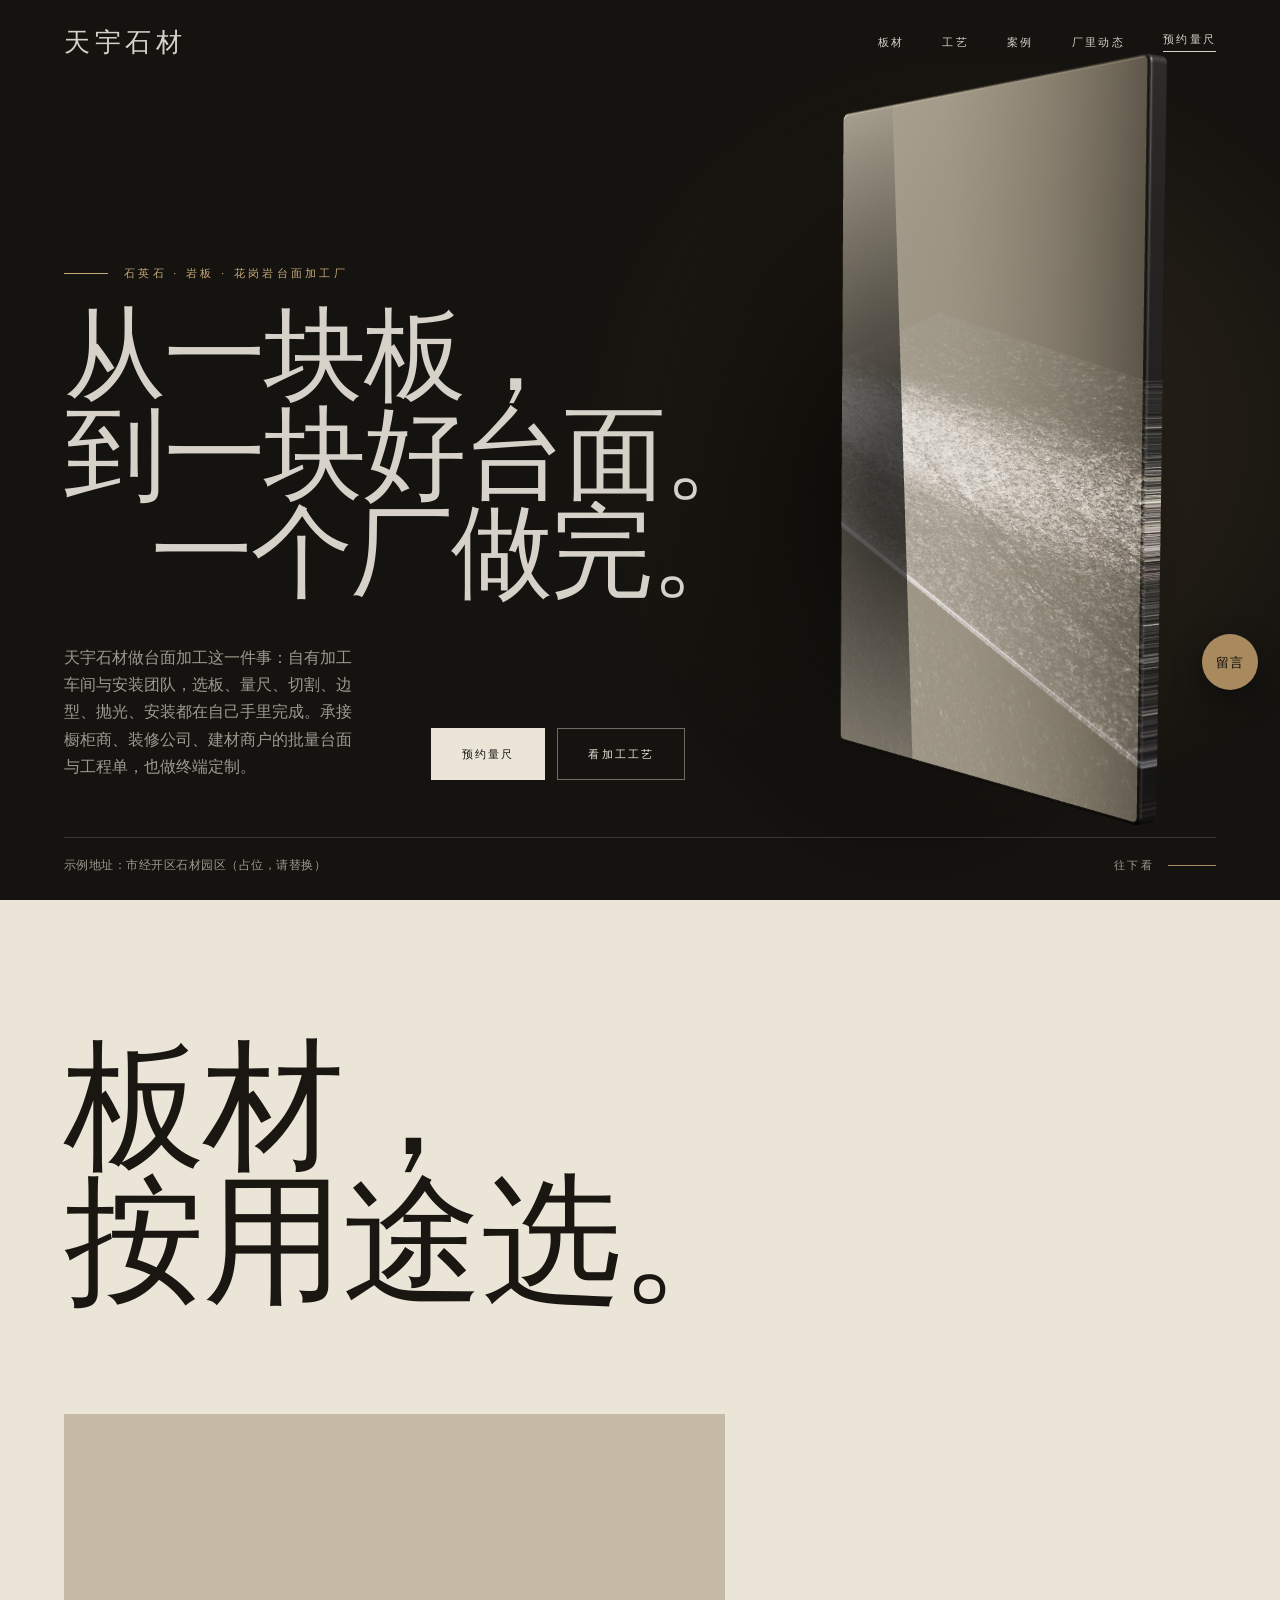
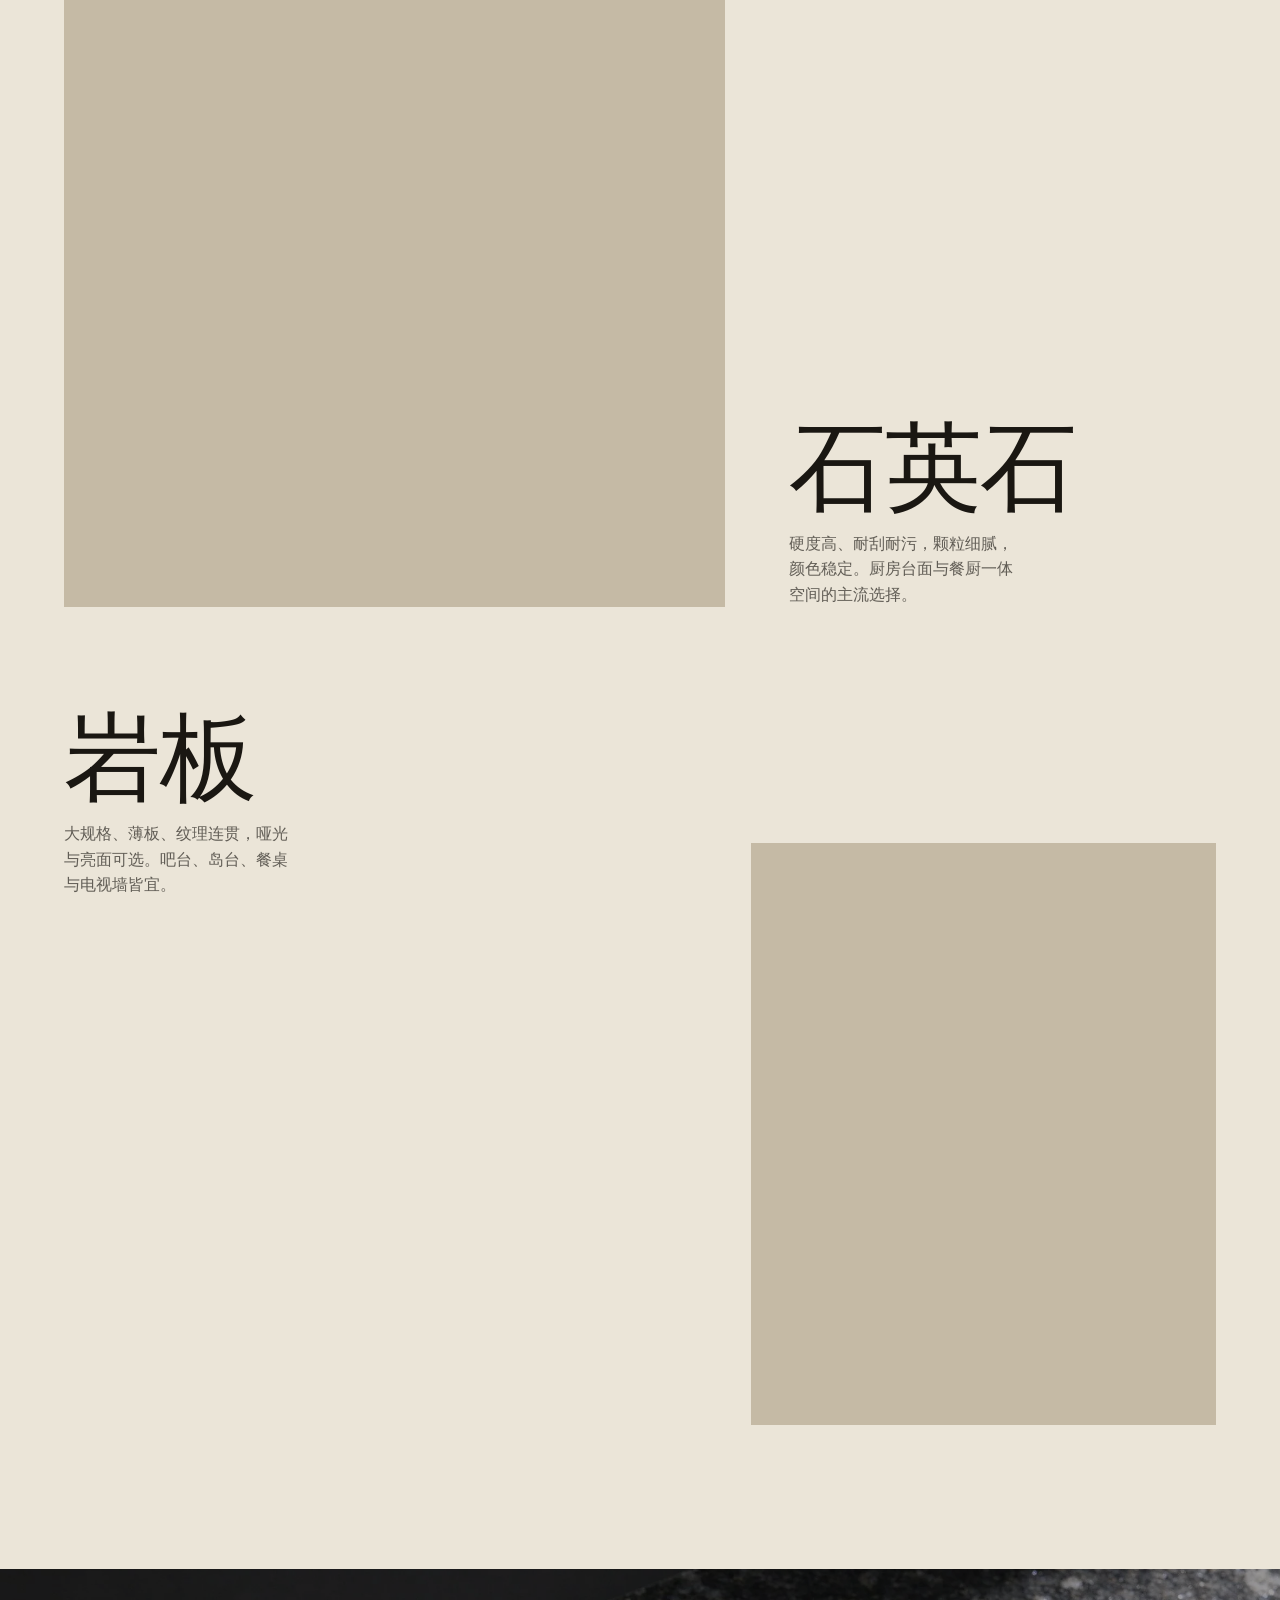
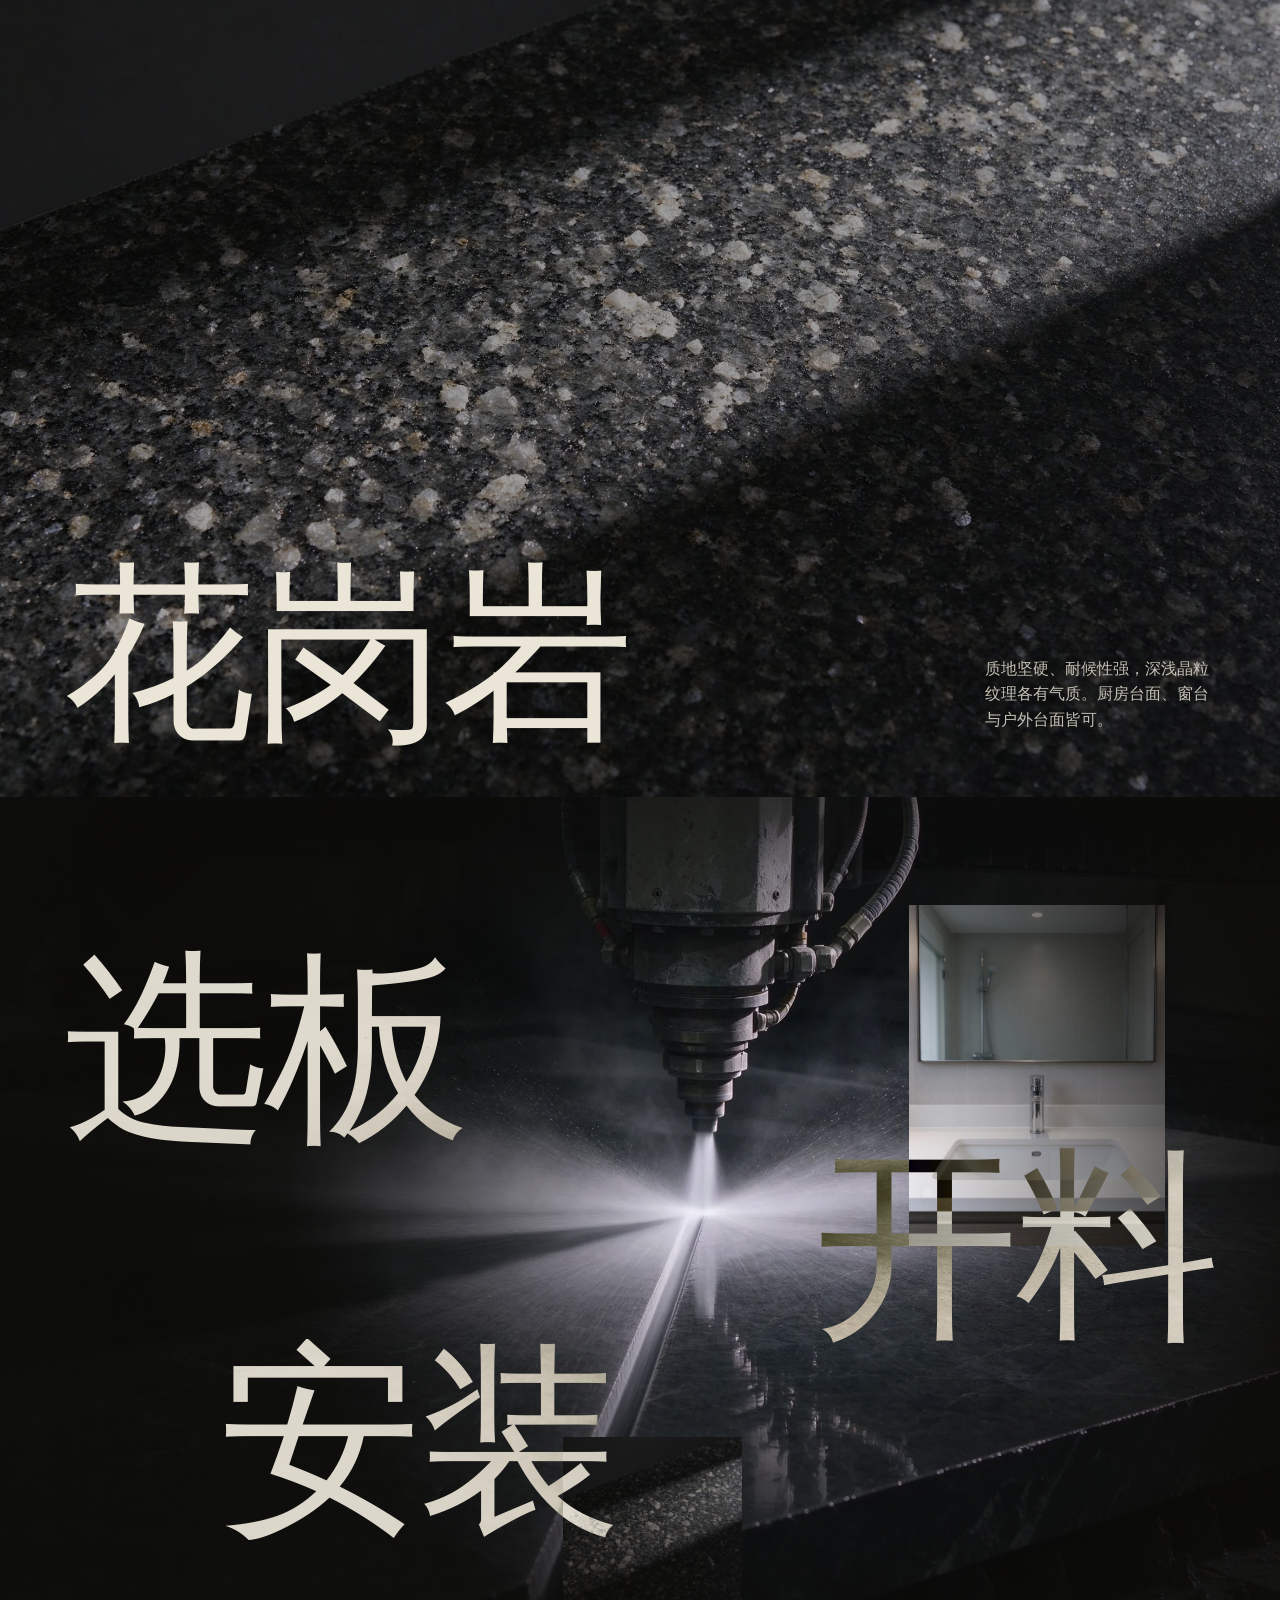
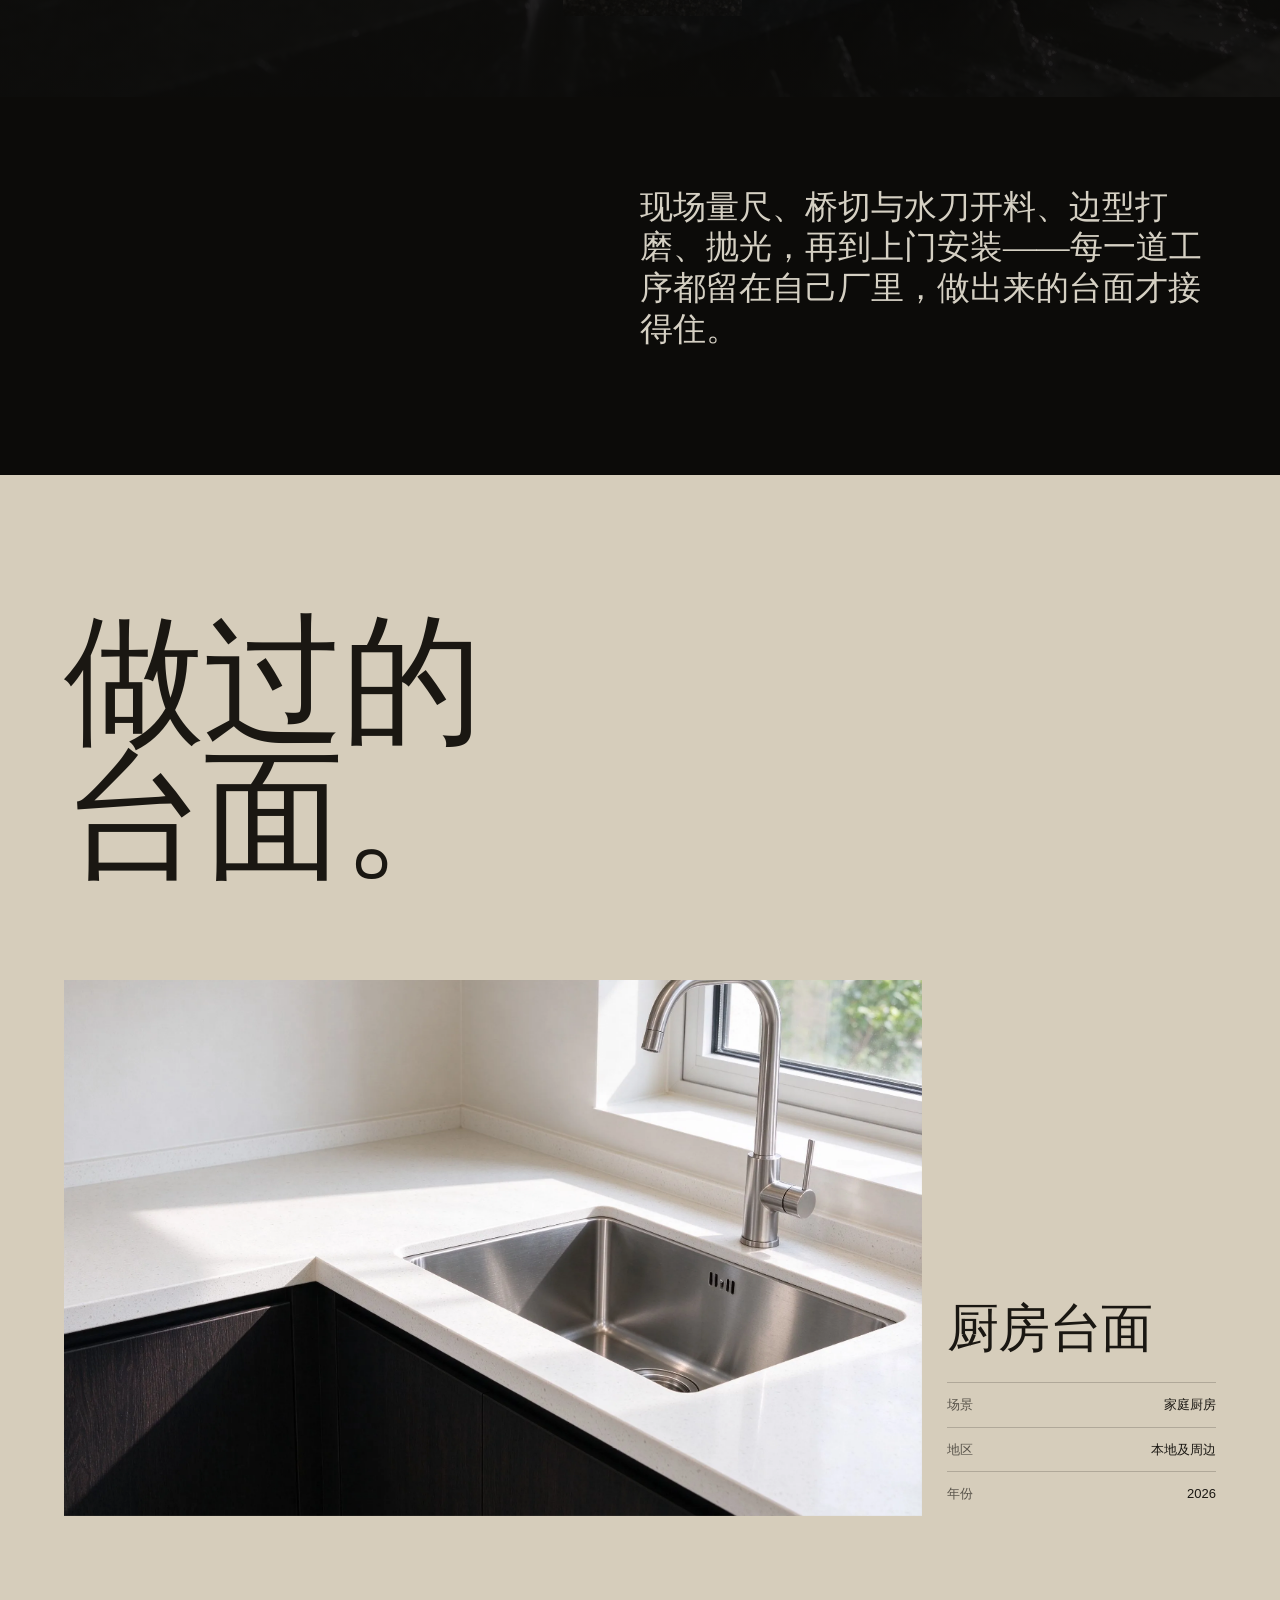
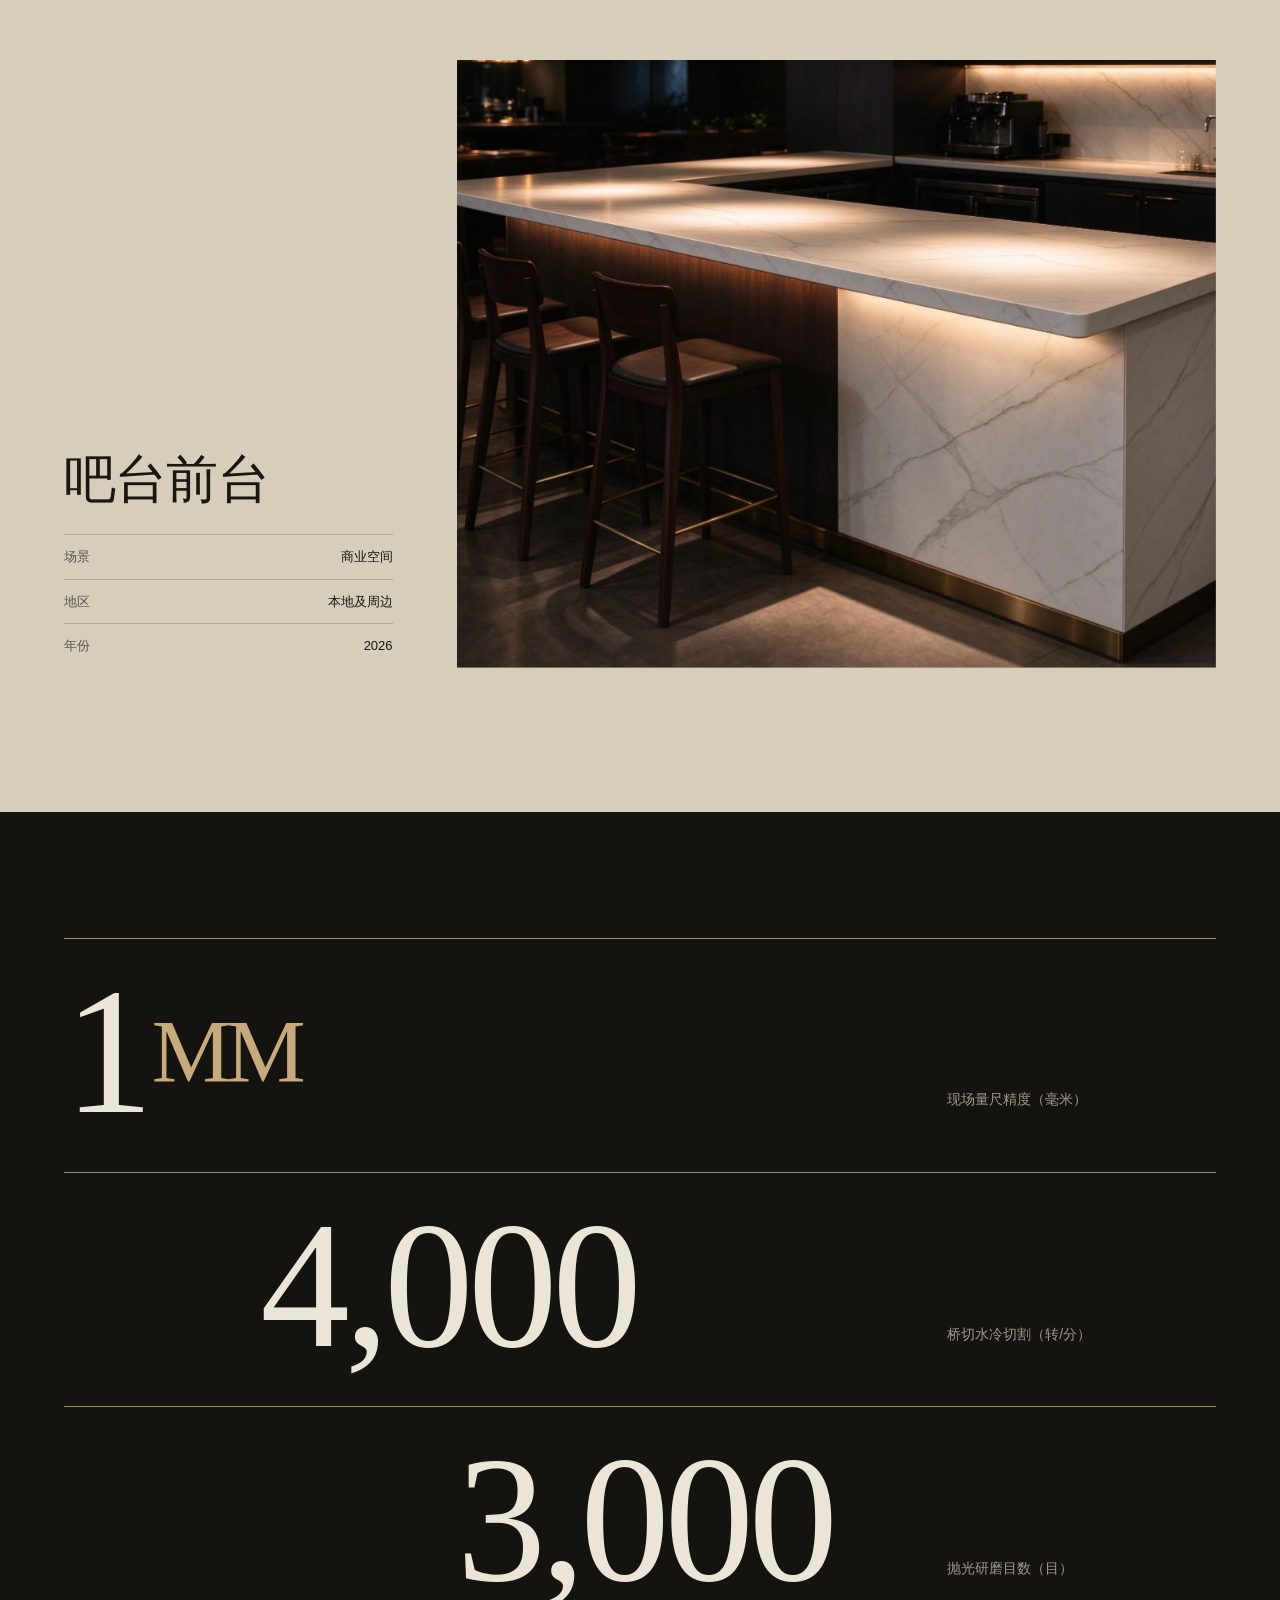
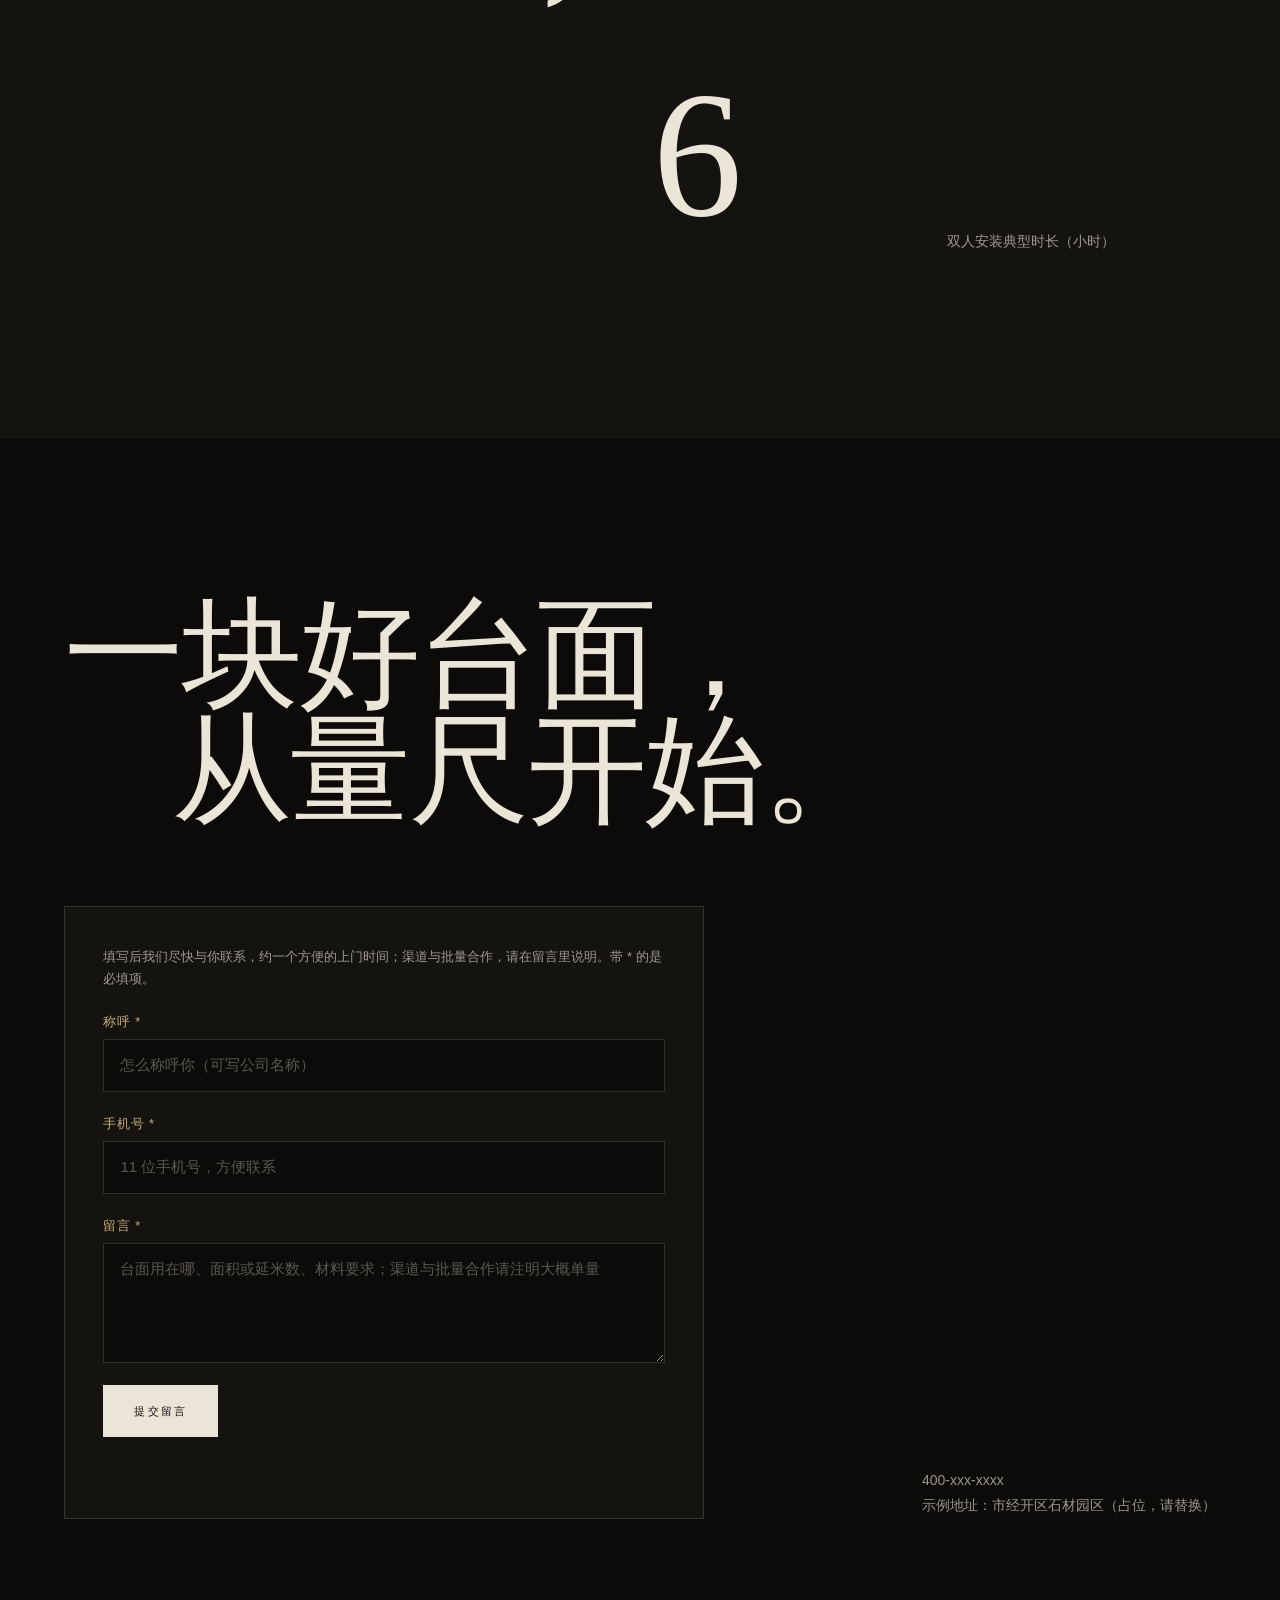
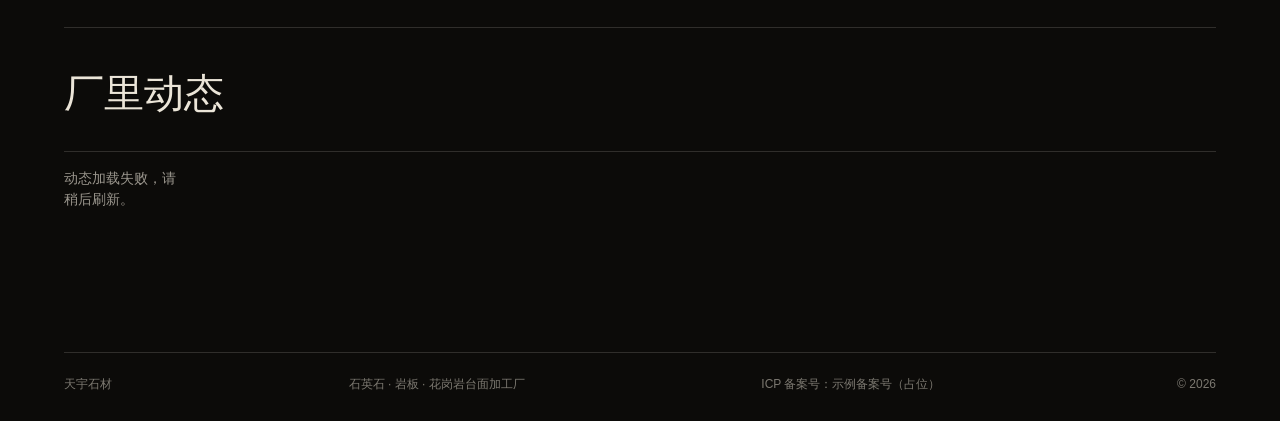
<file: frontend/index.html>
<!DOCTYPE html>
<html lang="zh-CN">
<head>
  <meta charset="UTF-8">
  <meta name="viewport" content="width=device-width, initial-scale=1.0">

  <title>天宇石材 | 石英石 · 岩板 · 花岗岩台面加工厂</title>
  <meta name="description" content="天宇石材：石英石、岩板、花岗岩台面加工与安装厂家。选板、量尺、切割、边型、抛光、安装都在自己手里完成，承接渠道批量与工程单，也做终端定制。">
  <meta name="theme-color" content="#15130f">

  <link rel="icon" href="data:image/svg+xml,%3Csvg xmlns='http://www.w3.org/2000/svg' viewBox='0 0 64 64'%3E%3Crect width='64' height='64' rx='10' fill='%2315130f'/%3E%3Crect x='14' y='18' width='36' height='28' rx='3' fill='none' stroke='%23a88a5e' stroke-width='3'/%3E%3Cline x1='14' y1='26' x2='50' y2='26' stroke='%23c7aa7c' stroke-width='2'/%3E%3C/svg%3E">

  <link rel="stylesheet" href="style.css">

  <noscript><style>.loader{display:none}</style></noscript>

  <script defer src="assets/vendor/three.min.js"></script>
  <script defer src="assets/vendor/gsap.min.js"></script>
  <script defer src="business.js"></script>
  <script defer src="script.js"></script>
</head>

<body>

  <!-- 加载动画（三重降级：JS 超时 / JS 兜底 / 纯 CSS） -->
  <div class="loader" id="loader" role="status" aria-live="polite">
    <div class="loader__top">
      <span data-biz="name"></span>
      <span>加载中</span>
    </div>
    <div class="loader__count" id="loader-count" aria-hidden="true">000</div>
    <span class="loader__bar" id="loader-bar"></span>
  </div>

  <!-- 顶部导航 -->
  <header class="nav" id="nav">
    <a class="nav__logo" href="#top" data-biz="name" aria-label="返回顶部"></a>

    <nav class="nav__links" aria-label="主导航">
      <a href="#materials">板材</a>
      <a href="#experience">工艺</a>
      <a href="#projects">案例</a>
      <a href="#news">厂里动态</a>
      <a class="nav__cta" href="#contact">预约量尺</a>
    </nav>

    <button class="nav__toggle" type="button" aria-expanded="false" aria-controls="menu">菜单</button>
  </header>

  <div class="menu" id="menu" aria-hidden="true">
    <nav class="menu__links" aria-label="移动端导航">
      <a href="#materials">板材</a>
      <a href="#experience">工艺</a>
      <a href="#projects">案例</a>
      <a href="#news">厂里动态</a>
      <a href="#contact">预约量尺</a>
    </nav>
    <div class="menu__meta">
      <a data-link="tel" data-biz="phone"></a>
      <span data-biz="address"></span>
    </div>
  </div>

  <main id="top">

    <!-- 1. 首屏 -->
    <section class="hero" id="hero">
      <div class="hero__wash" aria-hidden="true"></div>
      <div class="hero__fallback" aria-hidden="true"></div>
      <canvas id="hero-canvas" aria-hidden="true"></canvas>

      <div class="hero__content">
        <p class="hero__label">石英石 · 岩板 · 花岗岩台面加工厂</p>

        <h1 class="display hero__title">
          <span class="line"><span class="line__inner">从一块板，</span></span>
          <span class="line"><span class="line__inner">到一块好台面。</span></span>
          <span class="line"><span class="line__inner">一个厂做完。</span></span>
        </h1>

        <div class="hero__lower">
          <p class="hero__copy">天宇石材做台面加工这一件事：自有加工车间与安装团队，选板、量尺、切割、边型、抛光、安装都在自己手里完成。承接橱柜商、装修公司、建材商户的批量台面与工程单，也做终端定制。</p>
          <div class="hero__actions">
            <a class="btn btn--solid" href="#contact">预约量尺</a>
            <a class="btn btn--ghost" href="#experience">看加工工艺</a>
          </div>
        </div>
      </div>

      <div class="hero__foot">
        <span data-biz="address"></span>
        <a class="scroll" href="#materials"><span>往下看</span><i class="scroll__line" aria-hidden="true"></i></a>
      </div>
    </section>


    <!-- 2. 板材 -->
    <section class="materials" id="materials">

      <h2 class="display materials__title" data-reveal="lines">
        <span class="line"><span class="line__inner">板材，</span></span>
        <span class="line"><span class="line__inner">按用途选。</span></span>
      </h2>

      <article class="material material--marble">
        <div class="frame" data-reveal="image">
          <img data-parallax src="assets/slab-quartz.webp" alt="石英石板材样板，浅米色细颗粒质感" loading="lazy" decoding="async">
        </div>
        <div class="material__text">
          <h3 class="display material__name" data-reveal="lines"><span class="line"><span class="line__inner">石英石</span></span></h3>
          <p class="material__desc" data-reveal="fade">硬度高、耐刮耐污，颗粒细腻，颜色稳定。厨房台面与餐厨一体空间的主流选择。</p>
        </div>
      </article>

      <article class="material material--porcelain">
        <div class="frame" data-reveal="image">
          <img data-parallax src="assets/slab-sinter.webp" alt="岩板样板，大规格哑光细纹" loading="lazy" decoding="async">
        </div>
        <div class="material__text">
          <h3 class="display material__name" data-reveal="lines"><span class="line"><span class="line__inner">岩板</span></span></h3>
          <p class="material__desc" data-reveal="fade">大规格、薄板、纹理连贯，哑光与亮面可选。吧台、岛台、餐桌与电视墙皆宜。</p>
        </div>
      </article>

      <article class="material material--granite">
        <div class="frame" data-reveal="image">
          <img data-parallax src="assets/slab-granite.webp" alt="花岗岩样板，深色晶粒质感" loading="lazy" decoding="async">
        </div>
        <div class="material__text">
          <h3 class="display material__name" data-reveal="lines"><span class="line"><span class="line__inner">花岗岩</span></span></h3>
          <p class="material__desc" data-reveal="fade">质地坚硬、耐候性强，深浅晶粒纹理各有气质。厨房台面、窗台与户外台面皆可。</p>
        </div>
      </article>

    </section>


    <!-- 3. 工艺体验 -->
    <section class="experience" id="experience" aria-labelledby="experience-title">
      <h2 class="sr-only" id="experience-title">选板、量尺、切割、边型、抛光、安装</h2>

      <div class="stage" id="experience-stage">
        <img class="stage__bg" src="assets/process-waterjet.webp" alt="" loading="lazy" decoding="async">
        <img class="stage__plate stage__plate--a" src="assets/case-bathroom.webp" alt="" loading="lazy" decoding="async">
        <img class="stage__plate stage__plate--b" src="assets/slab-granite.webp" alt="" loading="lazy" decoding="async">
        <div class="stage__dark" aria-hidden="true"></div>

        <div class="stage__words" aria-hidden="true">
          <div class="display word" data-reveal="lines"><span class="line"><span class="line__inner">选板</span></span></div>
          <div class="display word" data-reveal="lines" data-delay="0.12"><span class="line"><span class="line__inner">开料</span></span></div>
          <div class="display word" data-reveal="lines" data-delay="0.24"><span class="line"><span class="line__inner">安装</span></span></div>
        </div>
      </div>

      <p class="experience__copy" data-reveal="fade">
        现场量尺、桥切与水刀开料、边型打磨、抛光，再到上门安装——每一道工序都留在自己厂里，做出来的台面才接得住。
      </p>
    </section>


    <!-- 4. 案例 -->
    <section class="projects" id="projects">

      <h2 class="display projects__title" data-reveal="lines">
        <span class="line"><span class="line__inner">做过的</span></span>
        <span class="line"><span class="line__inner">台面。</span></span>
      </h2>

      <article class="project project--one">
        <div class="frame" data-reveal="image">
          <img data-parallax src="assets/case-kitchen.webp" alt="厨房台面案例：L 形转角石英石台面，台下盆" loading="lazy" decoding="async">
        </div>
        <div class="project__meta" data-reveal="fade">
          <h3 class="display project__title" data-biz="projects.0.title"></h3>
          <dl class="spec">
            <div><dt>场景</dt><dd data-biz="projects.0.type"></dd></div>
            <div><dt>地区</dt><dd data-biz="projects.0.location"></dd></div>
            <div><dt>年份</dt><dd data-biz="projects.0.year"></dd></div>
          </dl>
        </div>
      </article>

      <article class="project project--two">
        <div class="frame" data-reveal="image">
          <img data-parallax src="assets/case-bar.webp" alt="吧台前台案例：大规格岩板一体台面" loading="lazy" decoding="async">
        </div>
        <div class="project__meta" data-reveal="fade">
          <h3 class="display project__title" data-biz="projects.1.title"></h3>
          <dl class="spec">
            <div><dt>场景</dt><dd data-biz="projects.1.type"></dd></div>
            <div><dt>地区</dt><dd data-biz="projects.1.location"></dd></div>
            <div><dt>年份</dt><dd data-biz="projects.1.year"></dd></div>
          </dl>
        </div>
      </article>

    </section>


    <!-- 5. 工艺数据（真实工序指标，不做营销夸大） -->
    <section class="stats" aria-label="工艺指标">
      <div class="stat">
        <i class="stat__rule" data-reveal="rule"></i>
        <div class="stat__row">
          <span class="display stat__value" data-reveal="count" data-biz="stats.accuracy"></span>
          <p class="stat__label">现场量尺精度（毫米）</p>
        </div>
      </div>

      <div class="stat">
        <i class="stat__rule" data-reveal="rule"></i>
        <div class="stat__row">
          <span class="display stat__value" data-reveal="count" data-biz="stats.rpm"></span>
          <p class="stat__label">桥切水冷切割（转/分）</p>
        </div>
      </div>

      <div class="stat">
        <i class="stat__rule" data-reveal="rule"></i>
        <div class="stat__row">
          <span class="display stat__value" data-reveal="count" data-biz="stats.polish"></span>
          <p class="stat__label">抛光研磨目数（目）</p>
        </div>
      </div>

      <div class="stat">
        <i class="stat__rule" data-reveal="rule"></i>
        <div class="stat__row">
          <span class="display stat__value" data-reveal="count" data-biz="stats.install"></span>
          <p class="stat__label">双人安装典型时长（小时）</p>
        </div>
      </div>
    </section>


    <!-- 6. 联系我们 -->
    <section class="contact" id="contact">

      <h2 class="display contact__title" data-reveal="lines">
        <span class="line"><span class="line__inner">一块好台面，</span></span>
        <span class="line"><span class="line__inner">从量尺开始。</span></span>
      </h2>

      <div class="contact__lower" data-reveal="fade">
        <form class="quote-form" id="quote-form" novalidate>
          <p class="quote-form__note">填写后我们尽快与你联系，约一个方便的上门时间；渠道与批量合作，请在留言里说明。带 * 的是必填项。</p>
          <label class="quote-form__field">
            <span>称呼 *</span>
            <input type="text" name="name" placeholder="怎么称呼你（可写公司名称）" autocomplete="name" required>
          </label>
          <label class="quote-form__field">
            <span>手机号 *</span>
            <input type="tel" name="phone" placeholder="11 位手机号，方便联系" autocomplete="tel" inputmode="numeric" required>
          </label>
          <label class="quote-form__field">
            <span>留言 *</span>
            <textarea name="message" rows="4" placeholder="台面用在哪、面积或延米数、材料要求；渠道与批量合作请注明大概单量" required></textarea>
          </label>
          <button class="btn btn--solid quote-form__submit" type="submit">提交留言</button>
          <p class="quote-form__status" id="quote-status" role="status" aria-live="polite"></p>
        </form>

        <address class="contact__details">
          <a data-link="tel" data-biz="phone"></a><br>
          <span data-biz="address"></span>
        </address>
      </div>

      <section class="announcements" id="news" aria-labelledby="news-title">
        <h2 class="announcements__title" id="news-title">厂里动态</h2>
        <ul class="announcements__list" id="announcements-list"></ul>
      </section>

      <footer class="footer">
        <span data-biz="name"></span>
        <span data-biz="tagline"></span>
        <span>ICP 备案号：示例备案号（占位）</span>
        <span>© <span data-year></span></span>
      </footer>

    </section>

  </main>

  <!-- 在线客服浮窗 -->
  <div class="chat-widget" id="chat-widget">
    <button class="chat-widget__toggle" id="chat-toggle" type="button" aria-expanded="false" aria-label="在线客服">留言</button>
    <div class="chat-widget__panel" id="chat-panel" aria-hidden="true">
      <div class="chat-widget__head">在线留言</div>
      <div class="chat-widget__body">
        <div class="chat-widget__hint">厂里客服看到后会尽快回复你。</div>
        <div class="chat-widget__msgs" id="chat-msgs"></div>
      </div>
      <form class="chat-widget__form" id="chat-form">
        <input type="text" name="content" placeholder="写下你的问题，回车发送" maxlength="200" autocomplete="off">
        <button type="submit" aria-label="发送">发送</button>
      </form>
    </div>
  </div>

</body>
</html>
</file>
<file: frontend/style.css>
/* ==========================================================================
   1. TOKENS
   ========================================================================== */
:root {
  --ink-0: #0c0b09;          /* deepest black: loader, experience, CTA */
  --ink-1: #15130f;          /* page charcoal */
  --ivory: #ebe5d8;          /* warm ivory */
  --stone: #d6cdbb;          /* travertine */
  --stone-2: #c5baa5;        /* image placeholder / deeper stone */
  --ink-text: #1a1712;       /* text on light surfaces */
  --bronze: #a88a5e;         /* metallic warmth: hairlines */
  --bronze-lt: #c7aa7c;      /* metallic warmth: text on dark */

  --line-dark: rgba(235, 229, 216, .16);
  --line-light: rgba(26, 23, 18, .2);
  --muted-dark: rgba(235, 229, 216, .64);
  --muted-light: rgba(26, 23, 18, .66);

  --f-display: "Songti SC", "STSong", "Noto Serif SC", serif;
  --f-text: "PingFang SC", "Hiragino Sans GB", "Microsoft YaHei", sans-serif;

  --gutter: clamp(20px, 5vw, 88px);
  --gap: clamp(14px, 2vw, 32px);
  --ease: cubic-bezier(.2, .7, .1, 1);
}

/* ==========================================================================
   2. BASE
   ========================================================================== */
*,
*::before,
*::after { box-sizing: border-box; }

html {
  scroll-behavior: smooth;
  -webkit-text-size-adjust: 100%;
  background: var(--ink-1);
}

html.menu-open { overflow: hidden; }

body {
  margin: 0;
  background: var(--ink-1);
  color: var(--ivory);
  font-family: var(--f-text);
  font-weight: 400;
  font-size: 16px;
  line-height: 1.5;
  overflow-x: hidden;
  overflow-x: clip;
  -webkit-font-smoothing: antialiased;
  text-rendering: optimizeLegibility;
}

img,
canvas { display: block; max-width: 100%; }

a { color: inherit; text-decoration: none; }

h1, h2, h3, p, dl, dd { margin: 0; }
address { font-style: normal; }

button {
  font: inherit;
  color: inherit;
  background: none;
  border: 0;
  padding: 0;
  cursor: pointer;
}

[hidden] { display: none !important; }

:focus-visible {
  outline: 1px solid var(--bronze-lt);
  outline-offset: 4px;
}

::selection { background: var(--bronze); color: var(--ink-0); }

.sr-only {
  position: absolute;
  width: 1px;
  height: 1px;
  margin: -1px;
  padding: 0;
  overflow: hidden;
  clip: rect(0 0 0 0);
  white-space: nowrap;
  border: 0;
}

/* Display type: huge editorial serif */
.display {
  font-family: var(--f-display);
  font-weight: 400;
  text-transform: uppercase;
  letter-spacing: -.015em;
  line-height: .9;
}

/* Masked line: used for the slide-up reveals */
.line {
  display: block;
  overflow: hidden;
  padding: .06em .04em;
  margin: -.06em -.04em;
}

.line__inner { display: block; }

/* ==========================================================================
   3. BUTTONS
   ========================================================================== */
.btn {
  display: inline-flex;
  align-items: center;
  justify-content: center;
  min-height: 52px;
  padding: 0 30px;
  border: 1px solid currentColor;
  font: 500 11px/1 var(--f-text);
  letter-spacing: .2em;
  text-transform: uppercase;
  white-space: nowrap;
  transition: background-color .5s var(--ease), color .5s var(--ease), border-color .5s var(--ease);
}

.btn--solid {
  background: var(--ivory);
  border-color: var(--ivory);
  color: var(--ink-1);
}

.btn--solid:hover {
  background: var(--bronze-lt);
  border-color: var(--bronze-lt);
}

.btn--ghost {
  color: var(--ivory);
  border-color: rgba(235, 229, 216, .42);
}

.btn--ghost:hover {
  background: var(--ivory);
  border-color: var(--ivory);
  color: var(--ink-1);
}

.btn--lg { min-height: 68px; padding: 0 46px; }

/* ==========================================================================
   4. LOADER  (fails open: a CSS animation removes it even if JS never runs)
   ========================================================================== */
.loader {
  position: fixed;
  inset: 0;
  z-index: 1000;
  display: flex;
  flex-direction: column;
  justify-content: space-between;
  padding: 30px var(--gutter) 4px;
  background: var(--ink-0);
  color: var(--ivory);
  transition: transform 1.2s cubic-bezier(.76, 0, .24, 1);
  animation: loader-failsafe 0s linear 9s forwards;
}

.loader__top {
  display: flex;
  justify-content: space-between;
  gap: 24px;
  font: 500 11px/1 var(--f-text);
  letter-spacing: .3em;
  text-transform: uppercase;
  transition: opacity .4s ease;
}

.loader__top span:last-child { color: var(--bronze-lt); }

.loader__count {
  font-family: var(--f-display);
  font-size: clamp(110px, 24vw, 340px);
  line-height: .78;
  letter-spacing: -.03em;
  transform: translateY(.06em);
  transition: opacity .4s ease;
}

.loader__bar {
  position: absolute;
  left: 0;
  bottom: 0;
  width: 100%;
  height: 2px;
  background: var(--bronze);
  transform-origin: left;
  transform: scaleX(0);
}

.is-loaded .loader { transform: translateY(-101%); pointer-events: none; }
.is-loaded .loader__top,
.is-loaded .loader__count { opacity: 0; }

@keyframes loader-failsafe {
  to { opacity: 0; visibility: hidden; pointer-events: none; }
}

/* ==========================================================================
   5. NAVIGATION  (difference blend keeps it legible on dark and ivory sections)
   ========================================================================== */
.nav {
  position: fixed;
  top: 0;
  left: 0;
  right: 0;
  z-index: 100;
  display: flex;
  align-items: center;
  justify-content: space-between;
  padding: 24px var(--gutter);
  color: var(--ivory);
  mix-blend-mode: difference;
  pointer-events: none;
}

.nav > * { pointer-events: auto; }

.nav__logo {
  max-width: 62vw;
  font-family: var(--f-display);
  font-size: clamp(20px, 2vw, 26px);
  line-height: 1;
  letter-spacing: .18em;
  text-transform: uppercase;
}

.nav__links { display: none; }

.nav__toggle {
  font: 500 11px/1 var(--f-text);
  letter-spacing: .22em;
  text-transform: uppercase;
  padding: 10px 0;
}

.menu {
  position: fixed;
  inset: 0;
  z-index: 90;
  display: flex;
  flex-direction: column;
  justify-content: flex-end;
  gap: 40px;
  padding: 0 var(--gutter) 44px;
  background: var(--ink-0);
  color: var(--ivory);
  visibility: hidden;
  opacity: 0;
  transition: opacity .5s var(--ease), visibility 0s linear .5s;
}

.menu-open .menu {
  visibility: visible;
  opacity: 1;
  transition-delay: 0s;
}

.menu__links a {
  display: block;
  padding: 4px 0;
  font-family: var(--f-display);
  font-size: clamp(48px, 14vw, 88px);
  line-height: 1;
  text-transform: uppercase;
}

.menu__meta {
  display: flex;
  flex-direction: column;
  gap: 4px;
  padding-top: 20px;
  border-top: 1px solid var(--line-dark);
  font-size: 14px;
  color: var(--muted-dark);
}

/* ==========================================================================
   6. HERO
   ========================================================================== */
.hero {
  position: relative;
  isolation: isolate;
  display: flex;
  flex-direction: column;
  justify-content: flex-end;
  min-height: 100vh;
  min-height: 100svh;
  padding: 0 var(--gutter);
  overflow: hidden;
  background: var(--ink-1);
}

/* Soft wash of warm light on the wall behind the slab */
.hero__wash {
  position: absolute;
  inset: 0;
  z-index: 0;
  pointer-events: none;
  background: radial-gradient(ellipse 90% 45% at 68% 26%, rgba(168, 138, 94, .16), rgba(168, 138, 94, 0) 70%);
}

#hero-canvas {
  position: absolute;
  inset: 0;
  z-index: 0;
  width: 100%;
  height: 100%;
  pointer-events: none;
}

/* Only shown if WebGL is unavailable */
.hero__fallback {
  display: none;
  position: absolute;
  z-index: 0;
  right: 8vw;
  top: 16%;
  width: 46vw;
  max-width: 380px;
  aspect-ratio: 3.4 / 5.6;
  background: var(--stone-2) url("assets/hero-granite.webp") center / cover;
  transform: rotate(-3deg);
  box-shadow: 0 40px 80px rgba(0, 0, 0, .5);
}

.no-webgl .hero__fallback { display: block; }
.no-webgl #hero-canvas { display: none; }

.hero__content {
  position: relative;
  padding: 130px 0 100px;
}

.hero__label {
  display: flex;
  align-items: center;
  gap: 16px;
  margin-bottom: clamp(20px, 3.5vh, 36px);
  font: 500 11px/1 var(--f-text);
  letter-spacing: .3em;
  text-transform: uppercase;
  color: var(--bronze-lt);
}

.hero__label::before {
  content: "";
  width: 44px;
  height: 1px;
  background: currentColor;
}

/* The headline blends with the slab where they overlap, so it never loses legibility */
.hero__title {
  font-size: clamp(44px, 11vw, 96px);
  letter-spacing: -.02em;
  color: var(--ivory);
  mix-blend-mode: difference;
}

.hero__title .line:nth-child(3) .line__inner { padding-left: .85em; }

.hero__lower {
  display: flex;
  flex-direction: column;
  align-items: flex-start;
  gap: 28px;
  margin-top: clamp(28px, 5vh, 52px);
}

.hero__copy {
  max-width: 34ch;
  font-size: 15px;
  font-weight: 300;
  line-height: 1.7;
  color: var(--muted-dark);
}

.hero__actions {
  display: flex;
  flex-wrap: wrap;
  gap: 12px;
}

.hero__foot {
  position: absolute;
  left: var(--gutter);
  right: var(--gutter);
  bottom: 26px;
  z-index: 1;
  display: flex;
  justify-content: space-between;
  align-items: center;
  gap: 20px;
  padding-top: 18px;
  border-top: 1px solid var(--line-dark);
  font-size: 12px;
  letter-spacing: .04em;
  color: var(--muted-dark);
}

.scroll {
  display: inline-flex;
  align-items: center;
  gap: 14px;
  font-size: 11px;
  letter-spacing: .22em;
  text-transform: uppercase;
}

.scroll__line {
  display: block;
  width: 48px;
  height: 1px;
  background: var(--bronze);
}

/* ==========================================================================
   7. MATERIALS  (ivory)
   ========================================================================== */
.materials {
  --frame-cover: var(--ivory);
  padding: clamp(96px, 16vh, 200px) var(--gutter) 0;
  background: var(--ivory);
  color: var(--ink-text);
}

.materials__title { font-size: clamp(40px, 9vw, 110px); }

/* Shared image frame (curtain reveal + parallax image) */
.frame {
  position: relative;
  overflow: hidden;
  background: var(--stone-2);
}

.frame::before {
  content: "";
  position: absolute;
  inset: 0;
  z-index: 2;
  background: var(--frame-cover, var(--ivory));
  transform-origin: top;
  transform: scaleY(var(--curtain, 0));
  pointer-events: none;
}

.frame img {
  position: absolute;
  left: 0;
  top: -8%;
  width: 100%;
  height: 116%;
  object-fit: cover;
  will-change: transform;
}

.material { margin-top: clamp(64px, 12vh, 140px); }
.material .frame { aspect-ratio: 4 / 5; }
.material__text { margin-top: 22px; }

.material__name { font-size: clamp(52px, 15vw, 96px); }

.material__desc {
  max-width: 26ch;
  margin-top: 18px;
  font-size: 15px;
  line-height: 1.6;
  color: var(--muted-light);
}

/* Granite: full-bleed panoramic finale */
.material--granite {
  position: relative;
  margin-inline: calc(var(--gutter) * -1);
  margin-top: clamp(96px, 16vh, 220px);
}

.material--granite .frame {
  aspect-ratio: auto;
  height: clamp(540px, 88vh, 780px);
}

.material--granite .frame::after {
  content: "";
  position: absolute;
  inset: 0;
  background: rgba(12, 11, 9, .4);
}

.material--granite .material__text {
  position: absolute;
  left: var(--gutter);
  right: var(--gutter);
  bottom: 32px;
  margin: 0;
  color: var(--ivory);
}

.material--granite .material__name { font-size: clamp(64px, 19vw, 150px); }
.material--granite .material__desc { color: rgba(235, 229, 216, .82); }

/* ==========================================================================
   8. MATERIAL EXPERIENCE  (stone / space / light)
   ========================================================================== */
.experience {
  padding-bottom: clamp(72px, 14vh, 180px);
  background: var(--ink-0);
  color: var(--ivory);
}

.stage {
  --lx: 62%;
  --ly: 42%;
  position: relative;
  isolation: isolate;
  display: flex;
  align-items: center;
  min-height: max(100vh, 760px);
  padding: clamp(80px, 14vh, 160px) var(--gutter);
  overflow: hidden;
}

.stage__bg {
  position: absolute;
  inset: 0;
  z-index: 0;
  width: 100%;
  height: 100%;
  object-fit: cover;
}

.stage__plate {
  position: absolute;
  z-index: 1;
  object-fit: cover;
  background: var(--stone-2);
}

.stage__plate--a {
  width: clamp(130px, 34vw, 340px);
  aspect-ratio: 3 / 4;
  top: 9%;
  right: 7%;
}

.stage__plate--b {
  width: clamp(110px, 26vw, 240px);
  aspect-ratio: 1;
  bottom: 8%;
  left: 40%;
}

/* The room is dark; a pool of light follows the pointer (or the scroll on touch) */
.stage__dark {
  position: absolute;
  inset: 0;
  z-index: 2;
  pointer-events: none;
  background: radial-gradient(circle at var(--lx) var(--ly),
    rgba(12, 11, 9, 0) 0,
    rgba(12, 11, 9, 0) 9vmax,
    rgba(12, 11, 9, .9) 40vmax);
}

/* The words invert wherever light falls on them */
.stage__words {
  position: relative;
  z-index: 3;
  width: 100%;
  color: var(--ivory);
  mix-blend-mode: difference;
  pointer-events: none;
}

.word { font-size: clamp(72px, 20vw, 240px); letter-spacing: -.02em; }
.word:nth-child(2) { text-align: right; }
.word:nth-child(3) .line__inner { padding-left: 6vw; }

.experience__copy {
  max-width: 24em;
  margin: clamp(56px, 10vh, 120px) var(--gutter) 0;
  font-family: var(--f-display);
  font-size: clamp(26px, 6.4vw, 40px);
  line-height: 1.22;
  color: rgba(235, 229, 216, .9);
}

/* ==========================================================================
   9. FEATURED PROJECTS  (stone)
   ========================================================================== */
.projects {
  --frame-cover: var(--stone);
  padding: clamp(96px, 16vh, 200px) var(--gutter);
  background: var(--stone);
  color: var(--ink-text);
}

.projects__title { font-size: clamp(40px, 9vw, 110px); }

.project { margin-top: clamp(56px, 11vh, 140px); }
.project .frame { aspect-ratio: 4 / 3; }
.project__meta { margin-top: 24px; }

.project__title {
  max-width: 12em;
  font-size: clamp(30px, 8vw, 52px);
  line-height: .98;
}

.spec { margin-top: 28px; }

.spec div {
  display: flex;
  justify-content: space-between;
  gap: 16px;
  padding: 12px 0;
  border-top: 1px solid var(--line-light);
  font-size: 13px;
}

.spec dt { color: var(--muted-light); }
.spec dd { text-align: right; }

/* ==========================================================================
   10. STATS
   ========================================================================== */
.stats {
  padding: clamp(80px, 14vh, 180px) var(--gutter);
  background: var(--ink-1);
}

.stat {
  position: relative;
  padding: 24px 0 30px;
}

.stat__rule {
  position: absolute;
  top: 0;
  left: 0;
  right: 0;
  height: 1px;
  background: var(--bronze);
  transform-origin: left;
}

.stat__value {
  display: block;
  font-size: clamp(88px, 16vw, 200px);
  line-height: .85;
  letter-spacing: -.03em;
}

.stat__suffix {
  position: relative;
  top: -.34em;
  margin-left: .04em;
  font-size: .5em;
  color: var(--bronze-lt);
}

.stat__label {
  margin-top: 16px;
  font-size: 14px;
  color: var(--muted-dark);
}

/* ==========================================================================
   11. FINAL CTA
   ========================================================================== */
.contact {
  padding: clamp(96px, 18vh, 220px) var(--gutter) 0;
  background: var(--ink-0);
}

.contact__title { font-size: clamp(36px, 8.6vw, 120px); }
.contact__title .line:nth-child(2) .line__inner { padding-left: .9em; }

.contact__lower {
  display: flex;
  flex-direction: column;
  align-items: flex-start;
  gap: 32px;
  margin-top: clamp(48px, 9vh, 110px);
}

.contact__details {
  font-size: 14px;
  line-height: 1.8;
  color: var(--muted-dark);
}

.contact__details a:hover { color: var(--ivory); }

.footer {
  display: flex;
  flex-wrap: wrap;
  justify-content: space-between;
  gap: 8px 24px;
  margin-top: clamp(80px, 14vh, 180px);
  padding: 22px 0 28px;
  border-top: 1px solid var(--line-dark);
  font-size: 12px;
  color: rgba(235, 229, 216, .5);
}

/* ==========================================================================
   12. DESKTOP ENHANCEMENTS
   ========================================================================== */
@media (min-width: 861px) {

  /* Nav */
  .nav { padding: 30px var(--gutter); }

  .nav__links {
    display: flex;
    align-items: center;
    gap: clamp(22px, 3vw, 46px);
    font: 400 11px/1 var(--f-text);
    letter-spacing: .2em;
    text-transform: uppercase;
  }

  .nav__links a { transition: opacity .4s ease; }
  .nav__links a:hover { opacity: .55; }

  .nav__cta {
    padding-bottom: 6px;
    border-bottom: 1px solid currentColor;
  }

  .nav__toggle,
  .menu { display: none; }

  /* Hero */
  .hero__wash {
    background: radial-gradient(ellipse 46% 62% at 77% 48%, rgba(168, 138, 94, .17), rgba(168, 138, 94, 0) 70%);
  }

  .hero__fallback {
    right: 11vw;
    top: 50%;
    width: 26vw;
    transform: translateY(-50%) rotate(-3deg);
  }

  .hero__content { padding: 150px 0 120px; }

  .hero__title { font-size: clamp(48px, 8vw, 120px); }

  .hero__lower {
    flex-direction: row;
    align-items: flex-end;
    gap: clamp(28px, 5vw, 80px);
  }

  .hero__copy { font-size: 16px; }

  /* Materials */
  .materials__title { font-size: clamp(72px, 11vw, 190px); }

  .material {
    display: grid;
    grid-template-columns: repeat(12, minmax(0, 1fr));
    column-gap: var(--gap);
  }

  .material__text { margin-top: 0; }
  .material__name { font-size: clamp(56px, 7.6vw, 136px); }
  .material__desc { font-size: 16px; }

  .material--marble { align-items: end; }
  .material--marble .frame { grid-column: 1 / span 7; aspect-ratio: 5 / 6; }
  .material--marble .material__text { grid-column: 8 / -1; padding-left: clamp(0px, 3vw, 56px); }

  .material--porcelain { align-items: start; }
  .material--porcelain .material__text { grid-column: 1 / span 6; grid-row: 1; }
  .material--porcelain .frame {
    grid-column: 8 / -1;
    grid-row: 1;
    aspect-ratio: 4 / 5;
    margin-top: clamp(40px, 10vw, 180px);
  }

  .material--granite { display: block; }
  .material--granite .frame { height: clamp(560px, 92vh, 980px); }

  .material--granite .material__text {
    display: flex;
    justify-content: space-between;
    align-items: flex-end;
    gap: 32px;
    bottom: clamp(32px, 6vh, 72px);
  }

  .material--granite .material__name { font-size: clamp(96px, 15vw, 290px); }
  .material--granite .material__desc { margin: 0 0 .8vw; }

  /* Experience */
  .word { font-size: clamp(96px, 16vw, 240px); }
  .word:nth-child(3) .line__inner { padding-left: 12vw; }

  .stage__plate--a { width: clamp(180px, 20vw, 340px); top: 12%; right: 9%; }
  .stage__plate--b { width: clamp(140px, 14vw, 240px); bottom: 9%; left: 44%; }

  .experience__copy {
    max-width: none;
    margin-left: auto;
    margin-right: var(--gutter);
    width: min(28em, calc(50% - var(--gutter)));
    font-size: clamp(28px, 2.6vw, 42px);
  }

  /* Projects */
  .projects__title { font-size: clamp(72px, 11vw, 190px); }

  .project {
    display: grid;
    grid-template-columns: repeat(12, minmax(0, 1fr));
    column-gap: var(--gap);
    align-items: end;
  }

  .project__meta { margin-top: 0; }

  .project--one .frame { grid-column: 1 / span 9; aspect-ratio: 16 / 10; }
  .project--one .project__meta { grid-column: 10 / -1; }

  .project--two { margin-top: clamp(80px, 16vh, 200px); }
  .project--two .frame { grid-column: 5 / -1; grid-row: 1; aspect-ratio: 5 / 4; }
  .project--two .project__meta { grid-column: 1 / span 4; grid-row: 1; padding-right: clamp(0px, 3vw, 56px); }

  /* Stats: staircase of oversized numerals */
  .stat { padding: clamp(24px, 3vw, 44px) 0 clamp(28px, 3.4vw, 48px); }

  .stat__row {
    display: grid;
    grid-template-columns: repeat(12, minmax(0, 1fr));
    column-gap: var(--gap);
    align-items: end;
  }

  .stat__value { grid-column: 1 / span 8; font-size: clamp(96px, 14vw, 220px); }
  .stat:nth-child(2) .stat__value { grid-column: 3 / span 6; }
  .stat:nth-child(3) .stat__value { grid-column: 5 / span 4; }
  .stat:nth-child(4) .stat__value { grid-column: 7 / span 4; }
  .stat__label { grid-column: 10 / -1; margin: 0 0 1.4vw; }

  /* CTA */
  .contact__title { font-size: clamp(56px, 9.4vw, 180px); }

  .contact__lower {
    flex-direction: row;
    justify-content: space-between;
    align-items: flex-end;
  }
}

/* ==========================================================================
   13. REDUCED MOTION
   ========================================================================== */
@media (prefers-reduced-motion: reduce) {
  html { scroll-behavior: auto; }

  *,
  *::before,
  *::after {
    transition-duration: .01ms !important;
    animation-duration: .01ms !important;
  }
}

/* ==========================================================================
   14. QUOTE FORM（预约量尺 / 合作咨询）
   ========================================================================== */
.quote-form {
  display: flex;
  flex-direction: column;
  gap: 22px;
  width: min(640px, 100%);
  padding: clamp(24px, 3vw, 40px);
  background: var(--ink-1);
  border: 1px solid var(--line-dark);
}

.quote-form__note {
  font-size: 13px;
  line-height: 1.7;
  color: var(--muted-dark);
}

.quote-form__field {
  display: flex;
  flex-direction: column;
  gap: 8px;
  font-size: 13px;
  letter-spacing: .06em;
  color: var(--bronze-lt);
}

.quote-form__field input,
.quote-form__field textarea {
  width: 100%;
  padding: 14px 16px;
  font: 400 15px/1.5 var(--f-text);
  color: var(--ivory);
  background: var(--ink-0);
  border: 1px solid var(--line-dark);
  border-radius: 0;
  outline: none;
  transition: border-color .4s var(--ease);
  resize: vertical;
}

.quote-form__field input::placeholder,
.quote-form__field textarea::placeholder { color: rgba(235, 229, 216, .35); }

.quote-form__field input:focus,
.quote-form__field textarea:focus { border-color: var(--bronze); }

.quote-form__submit { align-self: flex-start; }

.quote-form__status {
  min-height: 20px;
  font-size: 13px;
  color: var(--bronze-lt);
}

.quote-form__status.is-error { color: #d98a7a; }

/* ==========================================================================
   15. ANNOUNCEMENTS（厂里动态）
   ========================================================================== */
.announcements {
  margin-top: clamp(64px, 12vh, 140px);
  padding-top: clamp(28px, 4vh, 48px);
  border-top: 1px solid var(--line-dark);
}

.announcements__title {
  font-family: var(--f-display);
  font-size: clamp(24px, 4vw, 40px);
  font-weight: 400;
  color: var(--ivory);
}

.announcements__list {
  list-style: none;
  margin: clamp(20px, 3vh, 36px) 0 0;
  padding: 0;
  display: grid;
  gap: 0;
}

.announcements__list li {
  display: grid;
  grid-template-columns: minmax(88px, 120px) 1fr;
  gap: 16px;
  padding: 16px 0;
  border-top: 1px solid var(--line-dark);
}

.announcements__date {
  font-size: 12px;
  letter-spacing: .1em;
  color: var(--bronze-lt);
}

.announcements__body h3 {
  font-size: 15px;
  font-weight: 500;
  color: var(--ivory);
}

.announcements__body p {
  margin-top: 6px;
  font-size: 13px;
  line-height: 1.7;
  color: var(--muted-dark);
}

.announcements__empty {
  padding: 24px 0;
  font-size: 14px;
  color: var(--muted-dark);
}

/* ==========================================================================
   16. CHAT WIDGET（在线客服浮窗）
   ========================================================================== */
.chat-widget {
  position: fixed;
  right: 22px;
  bottom: 22px;
  z-index: 200;
  display: flex;
  flex-direction: column;
  align-items: flex-end;
  gap: 12px;
}

.chat-widget__toggle {
  width: 56px;
  height: 56px;
  display: flex;
  align-items: center;
  justify-content: center;
  border-radius: 50%;
  background: var(--bronze);
  color: var(--ink-0);
  font: 500 13px/1 var(--f-text);
  letter-spacing: .08em;
  box-shadow: 0 12px 30px rgba(0, 0, 0, .4);
  transition: background-color .4s var(--ease), transform .4s var(--ease);
}

.chat-widget__toggle:hover { background: var(--bronze-lt); }

.chat-widget__panel {
  width: min(320px, calc(100vw - 40px));
  display: flex;
  flex-direction: column;
  overflow: hidden;
  background: var(--ink-1);
  border: 1px solid var(--line-dark);
  box-shadow: 0 24px 60px rgba(0, 0, 0, .5);
  visibility: hidden;
  opacity: 0;
  transform: translateY(8px);
  transition: opacity .4s var(--ease), transform .4s var(--ease), visibility 0s linear .4s;
}

.chat-widget.is-open .chat-widget__panel {
  visibility: visible;
  opacity: 1;
  transform: translateY(0);
  transition-delay: 0s;
}

.chat-widget__head {
  padding: 14px 18px;
  font-size: 14px;
  letter-spacing: .12em;
  color: var(--bronze-lt);
  border-bottom: 1px solid var(--line-dark);
}

.chat-widget__body {
  display: flex;
  flex-direction: column;
  gap: 10px;
  padding: 14px 18px;
  max-height: 260px;
  overflow-y: auto;
}

.chat-widget__hint {
  font-size: 12px;
  line-height: 1.6;
  color: var(--muted-dark);
}

.chat-widget__msgs { display: flex; flex-direction: column; gap: 8px; }

.chat-widget__msg {
  align-self: flex-start;
  max-width: 84%;
  padding: 8px 12px;
  font-size: 13px;
  line-height: 1.5;
  background: var(--ink-0);
  border: 1px solid var(--line-dark);
  color: var(--ivory);
}

.chat-widget__msg--me {
  align-self: flex-end;
  background: var(--bronze);
  border-color: var(--bronze);
  color: var(--ink-0);
}

.chat-widget__form {
  display: flex;
  gap: 8px;
  padding: 12px 14px;
  border-top: 1px solid var(--line-dark);
}

.chat-widget__form input {
  flex: 1;
  min-width: 0;
  padding: 10px 12px;
  font: 400 14px/1.4 var(--f-text);
  color: var(--ivory);
  background: var(--ink-0);
  border: 1px solid var(--line-dark);
  outline: none;
}

.chat-widget__form input:focus { border-color: var(--bronze); }

.chat-widget__form button {
  padding: 0 14px;
  font-size: 13px;
  letter-spacing: .08em;
  color: var(--bronze-lt);
  border: 1px solid var(--line-dark);
  transition: color .3s var(--ease), border-color .3s var(--ease);
}

.chat-widget__form button:hover { color: var(--ivory); border-color: var(--bronze); }
</file>
